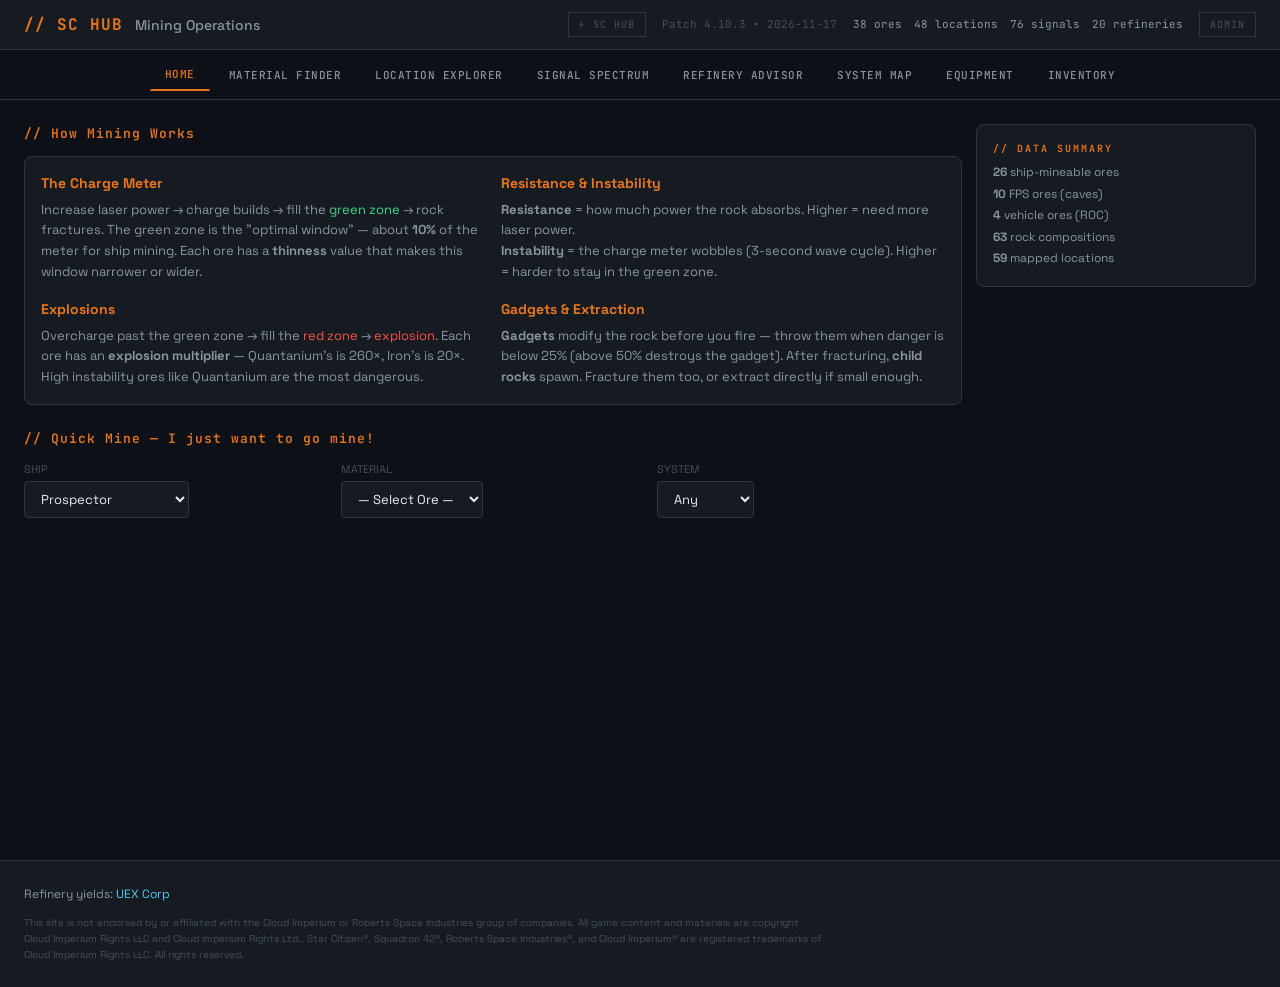
<file: index.html>
<!DOCTYPE html>
<html lang="en">
<head>
  <meta charset="UTF-8">
  <meta name="viewport" content="width=device-width, initial-scale=1.0">
  <title>SC Hub — Mining Operations</title>
  <link rel="icon" href="favicon.svg" type="image/svg+xml">
  <link rel="preconnect" href="https://fonts.googleapis.com">
  <link rel="preconnect" href="https://fonts.gstatic.com" crossorigin>
  <link href="https://fonts.googleapis.com/css2?family=JetBrains+Mono:wght@400;500;600;700&family=Space+Grotesk:wght@400;500;600;700&display=swap" rel="stylesheet">
  <link rel="stylesheet" href="css/style.css">
</head>
<body>
  <!-- HEADER -->
  <header class="site-header">
    <div class="header-left">
      <span class="logo">// SC HUB</span>
      <span class="logo-sub">Mining Operations</span>
    </div>
    <div class="header-right">
      <a href="https://seeknd.github.io/sc-hub/" class="admin-link hub-back" title="Back to SC Hub">← SC HUB</a>
      <span id="header-patch" class="header-patch">Patch — • —</span>
      <span id="header-stats" class="header-stats"></span>
      <a href="admin/admin.html" class="admin-link">ADMIN</a>
    </div>
  </header>

  <!-- NAVIGATION -->
  <nav id="nav" class="main-nav">
    <button class="nav-btn active" data-tab="welcome">HOME</button>
    <button class="nav-btn" data-tab="finder">MATERIAL FINDER</button>
    <button class="nav-btn" data-tab="location">LOCATION EXPLORER</button>
    <button class="nav-btn" data-tab="signals">SIGNAL SPECTRUM</button>
    <button class="nav-btn" data-tab="refinery">REFINERY ADVISOR</button>
    <button class="nav-btn" data-tab="map">SYSTEM MAP</button>
    <button class="nav-btn" data-tab="equipment">EQUIPMENT</button>
    <button class="nav-btn" data-tab="inventory">INVENTORY</button>
  </nav>

  <!-- MAIN CONTENT -->
  <main class="main-content">
    <!-- Loading State -->
    <div id="loading" class="loading-state">
      <div class="loading-spinner"></div>
      <div>Loading mining data...</div>
    </div>

    <!-- Error State -->
    <div id="error" class="error-state" style="display:none"></div>

    <!-- HOME / WELCOME -->
    <section id="panel-welcome" class="panel active">
      <div class="welcome-grid">
        <div class="welcome-main">
          <div class="section-header">// How Mining Works</div>
          <div id="mining-explainer" class="card"></div>
          
          <div id="quick-mine" style="margin-top:24px"></div>
        </div>
        <aside class="welcome-sidebar">
          <div id="welcome-stats" class="card"></div>
        </aside>
      </div>
    </section>

    <!-- MATERIAL FINDER -->
    <section id="panel-finder" class="panel">
      <div class="finder-grid">
        <div class="finder-sidebar">
          <div class="section-title">// Select Materials</div>
          <div class="filter-row">
            <span class="filter-label">System:</span>
            <div id="finder-system-chips" class="chip-group"></div>
          </div>
          <div class="filter-row">
            <span class="filter-label">Method:</span>
            <div id="finder-method-chips" class="chip-group"></div>
          </div>
          <div class="filter-row">
            <span class="filter-label">Refinery:</span>
            <div id="finder-ref-chips" class="chip-group"></div>
          </div>
          <div id="finder-mode-toggle" style="margin-bottom:8px"></div>
          <div id="finder-ore-list"></div>
        </div>
        <div class="finder-main">
          <div id="finder-results"></div>
        </div>
      </div>
    </section>

    <!-- LOCATION EXPLORER -->
    <section id="panel-location" class="panel"></section>

    <!-- SIGNAL SPECTRUM -->
    <section id="panel-signals" class="panel"></section>

    <!-- REFINERY ADVISOR -->
    <section id="panel-refinery" class="panel"></section>

    <!-- SYSTEM MAP -->
    <section id="panel-map" class="panel">
      <div class="map-tabs" id="map-tabs">
        <div class="map-tab active" data-sys="Stanton">Stanton</div>
        <div class="map-tab" data-sys="Pyro">Pyro</div>
        <div class="map-tab" data-sys="Nyx">Nyx</div>
      </div>
      <div class="map-layout">
        <div class="map-container">
          <canvas id="map-canvas" class="map-canvas"></canvas>
          <div id="map-tooltip" class="map-tooltip"></div>
        </div>
        <div class="map-sidebar">
          <div class="map-info-card">
            <div class="map-info-title">// Legend</div>
            <div class="map-legend" style="flex-direction:column;gap:4px">
              <div class="map-legend-item"><div class="map-legend-dot" style="background:#f0c040"></div> Star</div>
              <div class="map-legend-item"><div class="map-legend-dot" style="background:#4dc9f6"></div> Planet (hover for moons &amp; ores)</div>
              <div class="map-legend-item"><div class="map-legend-dot" style="background:var(--accent);width:7px;height:7px;border-radius:0;transform:rotate(45deg)"></div> Lagrange Point</div>
              <div class="map-legend-item"><div class="map-legend-dot" style="background:#3dd68c"></div> Refinery Station</div>
              <div class="map-legend-item"><div class="map-legend-dot" style="background:#9b7edb"></div> Jump Gate</div>
              <div class="map-legend-item"><div class="map-legend-dot" style="background:rgba(232,117,26,0.4);width:20px;height:6px;border-radius:3px"></div> Ring / Belt</div>
            </div>
          </div>
          <div class="map-info-card" id="map-system-info"></div>
        </div>
      </div>
    </section>

    <!-- EQUIPMENT -->
    <section id="panel-equipment" class="panel"></section>

    <!-- INVENTORY -->
    <section id="panel-inventory" class="panel">
      <div class="section-title">// Mining Inventory</div>
      <div class="inv-layout">
        <div class="inv-main">
          <div class="filter-row">
            <button class="chip active" id="inv-view-ore" onclick="setInvView('ore')">By Ore</button>
            <button class="chip" id="inv-view-loc" onclick="setInvView('location')">By Location</button>
            <button class="chip" id="inv-view-collected" onclick="setInvView('collected')">Collected</button>
            <span style="margin-left:auto"></span>
            <button class="chip green" onclick="showAddEntry()">+ Add Entry</button>
            <button class="chip" onclick="clearInventory()">Clear All</button>
          </div>
          <div id="inv-add-form" style="display:none"></div>
          <div id="inv-table"></div>
        </div>
        <div class="inv-sidebar">
          <div class="map-info-card">
            <div class="map-info-title">// Collection</div>
            <div style="font-size:12px;color:var(--text-secondary);margin-bottom:6px">Select items to collect, then export.</div>
            <div id="inv-collect-summary" style="margin-bottom:8px"></div>
            <div style="display:flex;flex-direction:column;gap:6px">
              <button class="chip" onclick="exportCollectionText()" style="width:100%;text-align:center">Collection Contract</button>
              <button class="chip" onclick="exportJSON()" style="width:100%;text-align:center">JSON (Crafting)</button>
              <button class="chip" onclick="exportDiscord()" style="width:100%;text-align:center">Discord Format</button>
            </div>
          </div>
          <div class="map-info-card" id="inv-summary"></div>
          <div id="inv-export-output" style="display:none" class="map-info-card">
            <div class="map-info-title">// Export</div>
            <textarea id="inv-export-text" readonly style="width:100%;height:180px;background:var(--bg-input);color:var(--text-primary);border:1px solid var(--border);font-family:var(--font-mono);font-size:11px;padding:8px;resize:vertical"></textarea>
            <button class="chip" onclick="copyExport()" style="margin-top:6px;width:100%;text-align:center">Copy to Clipboard</button>
          </div>
        </div>
      </div>
    </section>

    <!-- REFINING METHODS -->
  </main>

  <!-- FOOTER -->
  <footer id="site-footer" class="site-footer"></footer>

  <!-- SCRIPTS -->
  <script src="js/app.js"></script>
  <script src="js/finder.js"></script>
  <script src="js/location.js"></script>
  <script src="js/signals.js"></script>
  <script src="js/quickmine.js"></script>
  <script src="js/map.js"></script>
  <script src="js/equipment.js"></script>
  <script src="js/refinery.js"></script>
  <script src="js/inventory.js"></script>
  <script src="js/cstone_shopping.js"></script>
</body>
</html>
</file>
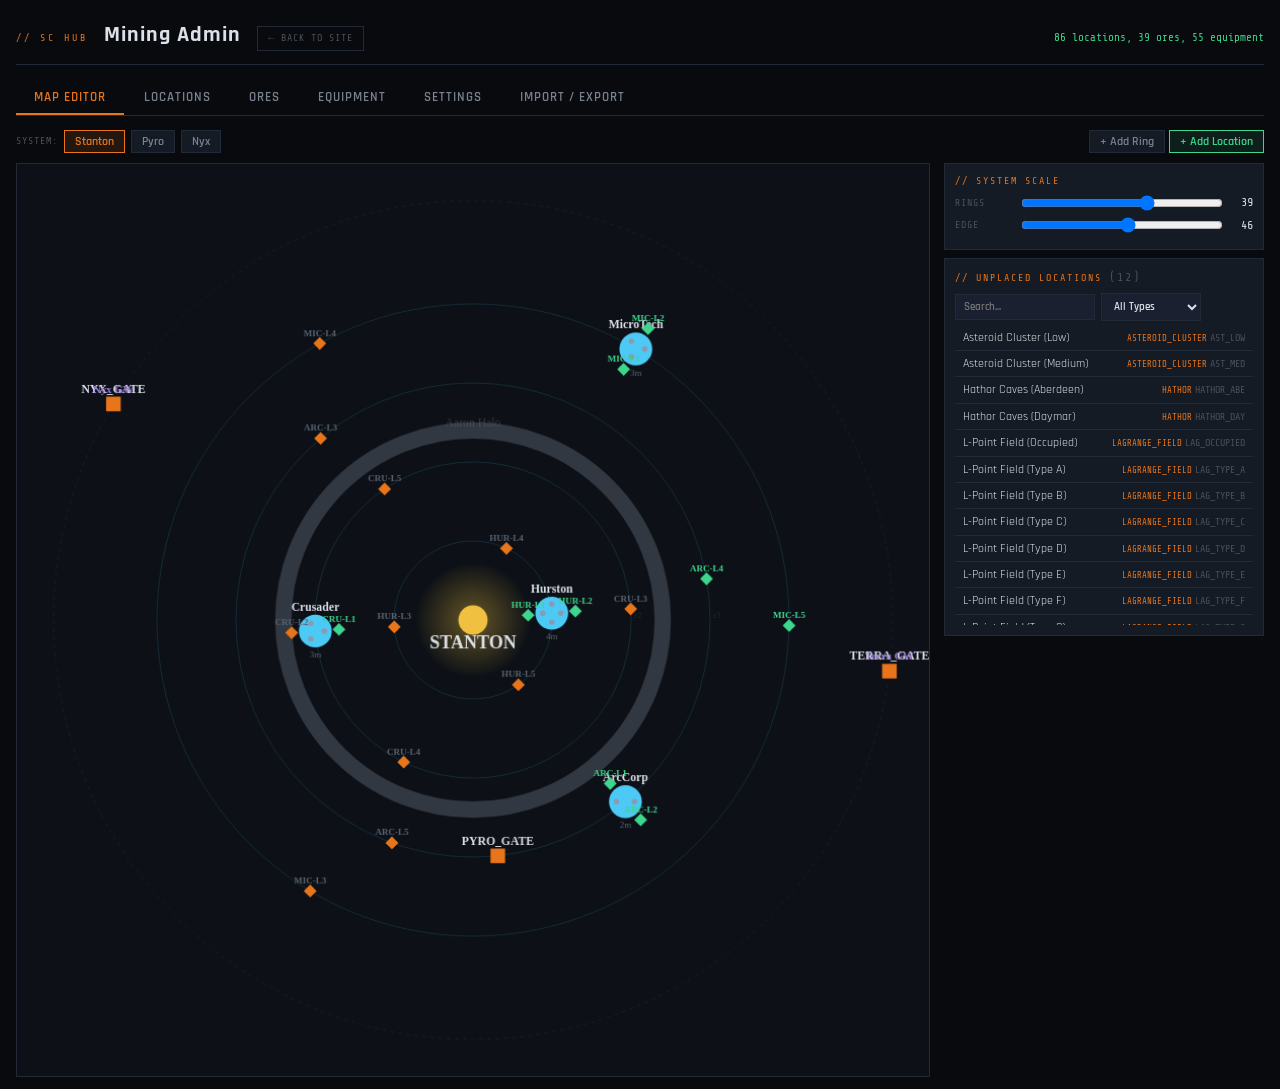
<file: admin/admin.html>
<!DOCTYPE html>
<html lang="en">
<head>
<meta charset="UTF-8">
<meta name="viewport" content="width=device-width, initial-scale=1.0">
<title>SC Hub Mining — Admin</title>
<link href="https://fonts.googleapis.com/css2?family=Rajdhani:wght@400;500;600;700&family=Share+Tech+Mono&display=swap" rel="stylesheet">
<link rel="icon" type="image/svg+xml" href="../favicon.svg">
<style>
:root {
  --bg-deep:#080a0e;--bg-panel:#0d1117;--bg-card:#151b24;--bg-input:#1a2030;--bg-hover:#1e2738;
  --border:#222a38;--border-bright:#2e3a4e;
  --text-primary:#dce0e8;--text-secondary:#7a8290;--text-dim:#4a505a;
  --accent:#e8751a;--accent-dim:rgba(232,117,26,0.12);
  --green:#3dd68c;--green-dim:rgba(61,214,140,0.10);
  --red:#e84040;--red-dim:rgba(232,64,64,0.10);
  --cyan:#4dc9f6;--cyan-dim:rgba(77,201,246,0.10);
  --yellow:#f0c040;--yellow-dim:rgba(240,192,64,0.10);
  --purple:#9b7edb;
}
*{margin:0;padding:0;box-sizing:border-box}
body{background:var(--bg-deep);color:var(--text-primary);font-family:'Rajdhani',sans-serif;font-size:14px;line-height:1.45;min-height:100vh}
a{color:var(--cyan);text-decoration:none}
.app{max-width:1600px;margin:0 auto;padding:12px 16px}
.header{display:flex;align-items:baseline;gap:16px;padding:8px 0 12px;border-bottom:1px solid var(--border);margin-bottom:16px;flex-wrap:wrap}
.header-tag{font-family:'Share Tech Mono',monospace;font-size:10px;color:var(--accent);letter-spacing:3px;text-transform:uppercase}
.header-title{font-size:22px;font-weight:700;letter-spacing:1px}
.header-status{margin-left:auto;font-family:'Share Tech Mono',monospace;font-size:11px;color:var(--text-dim)}
.header-status.loaded{color:var(--green)}
.header-link{font-family:'Share Tech Mono',monospace;font-size:10px;color:var(--text-dim);letter-spacing:1px;text-transform:uppercase;padding:4px 10px;border:1px solid var(--border);transition:all .15s}
.header-link:hover{border-color:var(--accent);color:var(--accent)}
.nav{display:flex;gap:2px;border-bottom:1px solid var(--border);margin-bottom:14px}
.nav-btn{padding:8px 18px;background:none;border:none;color:var(--text-secondary);font-family:'Rajdhani',sans-serif;font-size:13px;font-weight:600;letter-spacing:1px;text-transform:uppercase;cursor:pointer;border-bottom:2px solid transparent;transition:all .15s}
.nav-btn:hover{color:var(--text-primary)}
.nav-btn.active{color:var(--accent);border-bottom-color:var(--accent)}
.panel{display:none}.panel.active{display:block}
.section-title{font-family:'Share Tech Mono',monospace;font-size:11px;color:var(--accent);letter-spacing:2px;text-transform:uppercase;margin-bottom:8px}
.card{background:var(--bg-panel);border:1px solid var(--border);padding:14px;margin-bottom:10px}
select,input[type="text"],input[type="number"],textarea{background:var(--bg-input);color:var(--text-primary);border:1px solid var(--border);padding:5px 8px;font-family:'Rajdhani',sans-serif;font-size:13px;font-weight:600;outline:none}
select:focus,input:focus,textarea:focus{border-color:var(--accent)}
.chip{padding:3px 10px;border:1px solid var(--border);background:var(--bg-card);color:var(--text-secondary);font-family:'Rajdhani',sans-serif;font-size:12px;font-weight:600;cursor:pointer;transition:all .12s;user-select:none;display:inline-block}
.chip:hover{border-color:var(--text-secondary)}.chip.active{background:var(--accent-dim);border-color:var(--accent);color:var(--accent)}
.chip.green{background:var(--green-dim);border-color:var(--green);color:var(--green)}
.chip.red{background:var(--red-dim);border-color:var(--red);color:var(--red)}
.btn{padding:6px 16px;border:1px solid var(--accent);background:var(--accent-dim);color:var(--accent);font-family:'Rajdhani',sans-serif;font-size:13px;font-weight:700;cursor:pointer;letter-spacing:1px;text-transform:uppercase}
.btn:hover{background:var(--accent);color:var(--bg-deep)}
.btn.green{border-color:var(--green);background:var(--green-dim);color:var(--green)}.btn.green:hover{background:var(--green);color:var(--bg-deep)}
.btn.red{border-color:var(--red);background:var(--red-dim);color:var(--red)}.btn.red:hover{background:var(--red);color:var(--bg-deep)}
.filter-row{display:flex;gap:6px;align-items:center;flex-wrap:wrap;margin-bottom:10px}
.filter-label{font-family:'Share Tech Mono',monospace;font-size:10px;color:var(--text-dim);letter-spacing:1px;text-transform:uppercase}
.tbl-wrap{overflow-x:auto;max-height:500px;overflow-y:auto}
table{width:100%;border-collapse:collapse;font-size:13px}
th,td{padding:5px 8px;border:1px solid var(--border)}
th{background:var(--bg-card);font-family:'Share Tech Mono',monospace;font-size:10px;color:var(--accent);letter-spacing:1px;text-transform:uppercase;text-align:left;position:sticky;top:0;z-index:2;white-space:nowrap}
td{background:var(--bg-panel)}
tr:hover td{background:var(--bg-hover)}
td input,td select{width:100%;background:transparent;border:none;color:var(--text-primary);font-size:12px;padding:2px 4px}
td input:focus,td select:focus{outline:1px solid var(--accent)}
.mono{font-family:'Share Tech Mono',monospace;font-size:12px}
.import-zone{border:2px dashed var(--border);padding:30px;text-align:center;cursor:pointer;transition:border-color .2s}
.import-zone:hover,.import-zone.dragover{border-color:var(--accent)}

/* Map Editor */
.map-editor-layout{display:grid;grid-template-columns:1fr 320px;gap:14px}
@media(max-width:900px){.map-editor-layout{grid-template-columns:1fr}}
.map-editor-canvas-wrap{position:relative}
.map-editor-canvas{display:block;background:var(--bg-panel);border:1px solid var(--border);cursor:crosshair;aspect-ratio:1/1;width:100%}
.map-editor-sidebar{display:flex;flex-direction:column;gap:8px;max-height:calc(100vh - 140px);overflow-y:auto}
.map-info-card{background:var(--bg-card);border:1px solid var(--border);padding:10px}
.map-info-title{font-family:'Share Tech Mono',monospace;font-size:10px;color:var(--accent);letter-spacing:2px;text-transform:uppercase;margin-bottom:6px}
.prop-row{display:flex;gap:6px;align-items:center;margin-bottom:5px;font-size:12px}
.prop-label{font-family:'Share Tech Mono',monospace;font-size:10px;color:var(--text-dim);min-width:60px;text-transform:uppercase;letter-spacing:1px}
.prop-row input,.prop-row select{flex:1;min-width:0}
.prop-row input[type="number"]{width:60px;flex:none}
.prop-row input[type="checkbox"]{width:auto;flex:none}
.unplaced-list{max-height:300px;overflow-y:auto}
.unplaced-item{padding:4px 8px;font-size:12px;cursor:pointer;border-bottom:1px solid var(--border);display:flex;justify-content:space-between;align-items:center}
.unplaced-item:hover{background:var(--bg-hover)}
.unplaced-item .code{font-family:'Share Tech Mono',monospace;color:var(--text-dim);font-size:10px}
.unplaced-item .type{font-family:'Share Tech Mono',monospace;font-size:9px;color:var(--accent);text-transform:uppercase}
</style>
</head>
<body>
<div class="app">
  <div class="header">
    <span class="header-tag">// SC Hub</span>
    <span class="header-title">Mining Admin</span>
    <a href="../index.html" class="header-link">&larr; Back to Site</a>
    <span id="status" class="header-status">Loading...</span>
  </div>
  <div class="nav" id="nav">
    <button class="nav-btn active" data-tab="map">Map Editor</button>
    <button class="nav-btn" data-tab="locations">Locations</button>
    <button class="nav-btn" data-tab="ores">Ores</button>
    <button class="nav-btn" data-tab="equipment">Equipment</button>
    <button class="nav-btn" data-tab="settings">Settings</button>
    <button class="nav-btn" data-tab="io">Import / Export</button>
  </div>

  <!-- MAP EDITOR -->
  <div id="panel-map" class="panel active">
    <div class="filter-row">
      <span class="filter-label">System:</span>
      <button class="chip active" data-ms="Stanton" onclick="setMapSys('Stanton',this)">Stanton</button>
      <button class="chip" data-ms="Pyro" onclick="setMapSys('Pyro',this)">Pyro</button>
      <button class="chip" data-ms="Nyx" onclick="setMapSys('Nyx',this)">Nyx</button>
      <span style="margin-left:auto;display:flex;gap:4px">
        <button class="chip" onclick="addRing()">+ Add Ring</button>
        <button class="chip green" onclick="addNewNode()">+ Add Location</button>
      </span>
    </div>
    <div class="map-editor-layout">
      <div class="map-editor-canvas-wrap">
        <canvas id="editor-canvas" class="map-editor-canvas"></canvas>
      </div>
      <div class="map-editor-sidebar">
        <div class="map-info-card" id="sys-config">
          <div class="map-info-title">// System Scale</div>
          <div class="prop-row"><span class="prop-label">Rings</span><input type="range" id="ring-scale" min="20" max="50" value="36" oninput="updateSysConfig()" style="flex:1"><span class="mono" id="ring-scale-val" style="min-width:24px;text-align:right">36</span></div>
          <div class="prop-row"><span class="prop-label">Edge</span><input type="range" id="edge-scale" min="30" max="60" value="46" oninput="updateSysConfig()" style="flex:1"><span class="mono" id="edge-scale-val" style="min-width:24px;text-align:right">46</span></div>
        </div>
        <div class="map-info-card" id="node-props" style="display:none">
          <div class="map-info-title">// Selected Node</div>
          <div id="node-props-content"></div>
        </div>
        <div class="map-info-card">
          <div class="map-info-title">// Unplaced Locations <span id="unplaced-count" class="mono" style="color:var(--text-dim)"></span></div>
          <div class="filter-row" style="margin-bottom:4px">
            <input type="text" id="unplaced-search" placeholder="Search..." style="width:140px;font-size:11px" oninput="renderUnplaced()">
            <select id="unplaced-type-filter" style="width:100px;font-size:11px" onchange="renderUnplaced()">
              <option value="all">All Types</option>
              <option value="planet">Planets</option>
              <option value="station">Stations</option>
              <option value="asteroid_belt">Belts</option>
              <option value="cluster">Clusters</option>
              <option value="mining_base">Mining Bases</option>
            </select>
          </div>
          <div class="unplaced-list" id="unplaced-list"></div>
        </div>
      </div>
    </div>
  </div>

  <!-- LOCATIONS -->
  <div id="panel-locations" class="panel">
    <div class="section-title">// Locations (<span id="loc-count">0</span>)</div>
    <div class="filter-row">
      <span class="filter-label">Search:</span>
      <input type="text" id="loc-filter" placeholder="Code or name..." style="width:200px" oninput="renderLocTable()">
      <span class="filter-label">System:</span>
      <select id="loc-sys-filter" style="width:120px" onchange="renderLocTable()">
        <option value="all">All</option><option>Stanton</option><option>Pyro</option><option>Nyx</option>
      </select>
      <span class="filter-label">Type:</span>
      <select id="loc-type-filter" style="width:120px" onchange="renderLocTable()"><option value="all">All</option></select>
    </div>
    <div class="tbl-wrap" id="loc-table"></div>
  </div>

  <!-- ORES -->
  <div id="panel-ores" class="panel">
    <div class="section-title">// Ores (<span id="ore-count">0</span>)</div>
    <div class="tbl-wrap" id="ore-table"></div>
  </div>

  <!-- EQUIPMENT -->
  <div id="panel-equipment" class="panel">
    <div class="section-title">// Mining Lasers (<span id="eq-laser-count">0</span>)</div>
    <div style="font-size:11px;color:var(--text-dim);margin-bottom:8px">Power and range values are server-side — edit here when patch changes them. Modifier % values are auto-extracted from game XMLs.</div>
    <div class="tbl-wrap" id="eq-laser-table" style="max-height:400px"></div>

    <div class="section-title" style="margin-top:16px">// Mining Modules (<span id="eq-module-count">0</span>)</div>
    <div style="font-size:11px;color:var(--text-dim);margin-bottom:8px">Power Mod and Extract Power Mod are server-side values shown in-game shop terminals.</div>
    <div class="tbl-wrap" id="eq-module-table" style="max-height:400px"></div>

    <div class="section-title" style="margin-top:16px">// Mining Gadgets (<span id="eq-gadget-count">0</span>)</div>
    <div class="tbl-wrap" id="eq-gadget-table" style="max-height:300px"></div>
  </div>

  <!-- SETTINGS -->
  <div id="panel-settings" class="panel">
    <div class="section-title">// Meta Settings</div>
    <div class="card" id="settings-form"></div>
  </div>

  <!-- IMPORT / EXPORT -->
  <div id="panel-io" class="panel">
    <div class="section-title">// Override Data</div>
    <div class="import-zone" id="import-zone">
      <div style="font-size:15px;margin-bottom:6px">Drop a <strong>mining_data.json</strong> to replace current data</div>
      <div style="color:var(--text-dim);font-size:12px">Data auto-loads from data/mining_data.json on page open. Use this to load a different file.</div>
      <input type="file" id="file-input" accept=".json" style="display:none">
    </div>
    <div style="margin-top:16px">
      <div class="section-title">// Export</div>
      <div class="filter-row">
        <button class="btn green" onclick="doExport()">Download mining_data.json</button>
      </div>
    </div>
  </div>
</div>

<script>
// ============================================================
// STATE
// ============================================================
let D = null;
let mapSys = 'Stanton';
let selectedNode = null;
let dragging = null;

const MC = { // map color palette
  star:'#f0c040',planet:'#4dc9f6',moon:'#8a9ab0',
  lagrange:'#e8751a',refinery:'#3dd68c',gate:'#9b7edb',
  orbitLine:'rgba(77,201,246,0.15)',ring:'rgba(232,117,26,0.35)',
  station:'#3dd68c',text:'#5a6270',textBright:'#dce0e8',selected:'#ffffff',
};

// ============================================================
// AUTO-LOAD from ../data/mining_data.json
// ============================================================
fetch('../data/mining_data.json')
  .then(r => { if (!r.ok) throw new Error(`${r.status}`); return r.json(); })
  .then(data => { D = data; onDataLoaded(); })
  .catch(e => {
    document.getElementById('status').textContent = 'Auto-load failed — drop file in Import tab';
    document.getElementById('status').style.color = '#e84040';
  });

function onDataLoaded() {
  if (!D.map_positions) D.map_positions = {stanton:{},pyro:{},nyx:{}};
  const eqCount = D.equipment ? Object.keys(D.equipment.lasers||{}).length + Object.keys(D.equipment.modules||{}).length + Object.keys(D.equipment.gadgets||{}).length : 0;
  document.getElementById('status').textContent = `${Object.keys(D.locations||{}).length} locations, ${Object.keys(D.ores||{}).length} ores${eqCount ? ', ' + eqCount + ' equipment' : ''}`;
  document.getElementById('status').className = 'header-status loaded';
  initAll();
}

function initAll() {
  renderSettings();
  renderLocTable();
  renderOreTable();
  renderEquipmentTables();
  renderMapEditor();
  renderUnplaced();
  const types = new Set(Object.values(D.locations).map(l => l.type));
  const sel = document.getElementById('loc-type-filter');
  sel.innerHTML = '<option value="all">All</option>';
  [...types].sort().forEach(t => { const o = document.createElement('option'); o.value=t; o.textContent=t; sel.appendChild(o); });
  document.getElementById('loc-count').textContent = Object.keys(D.locations).length;
  document.getElementById('ore-count').textContent = Object.keys(D.ores).length;
}

// ============================================================
// IMPORT / EXPORT
// ============================================================
const importZone = document.getElementById('import-zone');
const fileInput = document.getElementById('file-input');
importZone.addEventListener('click', () => fileInput.click());
importZone.addEventListener('dragover', e => { e.preventDefault(); importZone.classList.add('dragover'); });
importZone.addEventListener('dragleave', () => importZone.classList.remove('dragover'));
importZone.addEventListener('drop', e => {
  e.preventDefault(); importZone.classList.remove('dragover');
  if (e.dataTransfer.files[0]) loadFile(e.dataTransfer.files[0]);
});
fileInput.addEventListener('change', () => { if (fileInput.files[0]) loadFile(fileInput.files[0]); });

function loadFile(file) {
  const reader = new FileReader();
  reader.onload = () => {
    try { D = JSON.parse(reader.result); onDataLoaded(); }
    catch(e) { alert('Invalid JSON: ' + e.message); }
  };
  reader.readAsText(file);
}

function doExport() {
  if (!D) { alert('No data loaded'); return; }
  const blob = new Blob([JSON.stringify(D, null, 2)], {type:'application/json'});
  const a = document.createElement('a'); a.href = URL.createObjectURL(blob); a.download = 'mining_data.json'; a.click();
}

// ============================================================
// NAV
// ============================================================
document.getElementById('nav').addEventListener('click', e => {
  const tab = e.target.dataset.tab; if (!tab) return;
  document.querySelectorAll('.nav-btn').forEach(b => b.classList.toggle('active', b.dataset.tab === tab));
  document.querySelectorAll('.panel').forEach(p => p.classList.toggle('active', p.id === 'panel-' + tab));
  if (tab === 'map') setTimeout(renderMapEditor, 50);
});

// ============================================================
// SETTINGS
// ============================================================
function renderSettings() {
  const m = D.meta;
  const fields = [['current_patch','Patch'],['data_updated','Data Updated'],['news_reel','News Reel']];
  document.getElementById('settings-form').innerHTML = fields.map(([k,l]) =>
    `<div class="prop-row"><span class="prop-label" style="min-width:120px">${l}</span><input value="${m[k]||''}" onchange="D.meta['${k}']=this.value" style="flex:1"></div>`
  ).join('');
}

// ============================================================
// LOCATION TABLE
// ============================================================
function renderLocTable() {
  if (!D) return;
  const search = document.getElementById('loc-filter').value.toLowerCase();
  const sysFil = document.getElementById('loc-sys-filter').value;
  const typeFil = document.getElementById('loc-type-filter').value;
  const locs = Object.entries(D.locations).filter(([code, loc]) => {
    if (sysFil !== 'all' && loc.system !== sysFil) return false;
    if (typeFil !== 'all' && loc.type !== typeFil) return false;
    if (search && !code.toLowerCase().includes(search) && !(loc.display_name||'').toLowerCase().includes(search)) return false;
    return true;
  }).sort((a,b) => a[0].localeCompare(b[0]));
  let html = '<table><thead><tr><th>Code</th><th>Display Name</th><th>System</th><th>Type</th><th>Parent</th><th>Region</th><th>Refinery</th><th>L-Point</th><th>Notes</th></tr></thead><tbody>';
  locs.slice(0,100).forEach(([code, loc]) => {
    html += `<tr>
      <td class="mono" style="font-size:10px">${code}</td>
      <td><input value="${loc.display_name||''}" onchange="D.locations['${code}'].display_name=this.value"></td>
      <td><select onchange="D.locations['${code}'].system=this.value">${['Stanton','Pyro','Nyx'].map(s=>`<option${loc.system===s?' selected':''}>${s}</option>`).join('')}</select></td>
      <td><select onchange="D.locations['${code}'].type=this.value">${['planet','moon','lagrange','asteroid_belt','ring','cluster','mining_base','station','gate','unknown'].map(t=>`<option${loc.type===t?' selected':''}>${t}</option>`).join('')}</select></td>
      <td><input value="${loc.parent||''}" onchange="D.locations['${code}'].parent=this.value||null" style="width:60px"></td>
      <td><input value="${loc.region||''}" onchange="D.locations['${code}'].region=this.value" style="width:80px"></td>
      <td style="text-align:center"><input type="checkbox" ${loc.has_refinery?'checked':''} onchange="D.locations['${code}'].has_refinery=this.checked"></td>
      <td><input type="number" value="${loc.lpoint||''}" onchange="D.locations['${code}'].lpoint=this.value?parseInt(this.value):null" style="width:40px"></td>
      <td><input value="${loc.notes||''}" onchange="D.locations['${code}'].notes=this.value" style="width:120px"></td></tr>`;
  });
  html += '</tbody></table>';
  if (locs.length > 100) html += `<div style="color:var(--text-dim);margin-top:6px;font-size:11px">Showing 100 of ${locs.length}</div>`;
  document.getElementById('loc-table').innerHTML = html;
}

// ============================================================
// ORE TABLE
// ============================================================
function renderOreTable() {
  if (!D) return;
  const ores = Object.entries(D.ores).sort((a,b) => a[1].display_name.localeCompare(b[1].display_name));
  let html = '<table><thead><tr><th>Code</th><th>Display Name</th><th>UEX Name</th><th>Form</th><th>Mining Method</th><th>Crafting Slots</th><th>Notes</th><th>Image URL</th></tr></thead><tbody>';
  ores.forEach(([code, ore]) => {
    html += `<tr>
      <td class="mono" style="font-size:10px">${code}</td>
      <td><input value="${ore.display_name||''}" onchange="D.ores['${code}'].display_name=this.value"></td>
      <td><input value="${ore.uex_name||''}" onchange="D.ores['${code}'].uex_name=this.value"></td>
      <td class="mono" style="font-size:10px">${ore.form}</td>
      <td><select onchange="D.ores['${code}'].mining_method=this.value">${['ship','fps','vehicle','fps_vehicle'].map(m=>`<option${ore.mining_method===m?' selected':''}>${m}</option>`).join('')}</select></td>
      <td><input value="${(ore.crafting_slots||[]).join(', ')}" onchange="D.ores['${code}'].crafting_slots=this.value?this.value.split(',').map(s=>s.trim()):[]" style="width:140px"></td>
      <td><input value="${ore.notes||''}" onchange="D.ores['${code}'].notes=this.value" style="width:120px"></td>
      <td><input value="${ore.image_url||''}" onchange="D.ores['${code}'].image_url=this.value" style="width:120px"></td></tr>`;
  });
  document.getElementById('ore-table').innerHTML = html + '</tbody></table>';
}

// ============================================================
// EQUIPMENT TABLES
// ============================================================
function renderEquipmentTables() {
  if (!D || !D.equipment) {
    document.getElementById('eq-laser-table').innerHTML = '<div style="color:var(--text-dim)">No equipment data. Run extraction with game files to populate.</div>';
    document.getElementById('eq-module-table').innerHTML = '';
    document.getElementById('eq-gadget-table').innerHTML = '';
    return;
  }
  const eq = D.equipment;

  // --- Lasers ---
  const lasers = Object.entries(eq.lasers || {}).sort((a,b) => a[1].name.localeCompare(b[1].name));
  document.getElementById('eq-laser-count').textContent = lasers.length;
  let lh = '<table><thead><tr><th>Key</th><th>Name</th><th>S</th><th>Slots</th><th>Max Power</th><th>Min Power</th><th>Min Pwr%</th><th>Extract Pwr</th><th>Opt Range</th><th>Max Range</th><th>Resist%</th><th>Instab%</th><th>Window%</th><th>Filter%</th><th>Notes</th></tr></thead><tbody>';
  lasers.forEach(([key, l]) => {
    const ek = key.replace(/'/g, "\\'");
    lh += `<tr>
      <td class="mono" style="font-size:9px">${key}</td>
      <td><input value="${l.name||''}" onchange="D.equipment.lasers['${ek}'].name=this.value" style="width:120px"></td>
      <td class="mono" style="text-align:center">${l.size}</td>
      <td class="mono" style="text-align:center">${l.module_slots}</td>
      <td><input type="number" value="${l.max_power||0}" onchange="D.equipment.lasers['${ek}'].max_power=+this.value" style="width:60px"></td>
      <td><input type="number" value="${l.min_power||0}" onchange="D.equipment.lasers['${ek}'].min_power=+this.value" style="width:60px"></td>
      <td><input type="number" value="${l.min_power_pct||0}" onchange="D.equipment.lasers['${ek}'].min_power_pct=+this.value" style="width:40px"></td>
      <td><input type="number" value="${l.extract_power||0}" onchange="D.equipment.lasers['${ek}'].extract_power=+this.value" style="width:60px"></td>
      <td><input type="number" value="${l.optimum_range||0}" onchange="D.equipment.lasers['${ek}'].optimum_range=+this.value" style="width:40px"></td>
      <td><input type="number" value="${l.max_range||0}" onchange="D.equipment.lasers['${ek}'].max_range=+this.value" style="width:40px"></td>
      <td class="mono" style="color:${l.resistance<0?'var(--green)':l.resistance>0?'var(--red)':'var(--text-dim)'}">${l.resistance||0}%</td>
      <td class="mono" style="color:${l.instability<0?'var(--green)':l.instability>0?'var(--red)':'var(--text-dim)'}">${l.instability||0}%</td>
      <td class="mono">${l.optimal_window_size||0}%</td>
      <td class="mono">${l.filter||0}%</td>
      <td><input value="${l.notes||''}" onchange="D.equipment.lasers['${ek}'].notes=this.value" style="width:80px"></td>
    </tr>`;
  });
  document.getElementById('eq-laser-table').innerHTML = lh + '</tbody></table>';

  // --- Modules ---
  const modules = Object.entries(eq.modules || {}).sort((a,b) => {
    const typeOrder = {active:0, passive:1, vehicle:2};
    const ta = typeOrder[a[1].type]??3, tb = typeOrder[b[1].type]??3;
    return ta !== tb ? ta - tb : a[1].name.localeCompare(b[1].name);
  });
  document.getElementById('eq-module-count').textContent = modules.length;
  let mh = '<table><thead><tr><th>Key</th><th>Name</th><th>Type</th><th>Power Mod%</th><th>Extract Pwr Mod%</th><th>Resist%</th><th>Instab%</th><th>Window%</th><th>Filter%</th><th>Lifetime</th><th>Notes</th></tr></thead><tbody>';
  modules.forEach(([key, m]) => {
    const ek = key.replace(/'/g, "\\'");
    const typeColor = m.type==='active'?'var(--orange)':m.type==='vehicle'?'var(--cyan)':'var(--text-secondary)';
    mh += `<tr>
      <td class="mono" style="font-size:9px">${key}</td>
      <td><input value="${m.name||''}" onchange="D.equipment.modules['${ek}'].name=this.value" style="width:100px"></td>
      <td class="mono" style="color:${typeColor};font-size:10px">${m.type}</td>
      <td><input type="number" value="${m.power_mod||0}" onchange="D.equipment.modules['${ek}'].power_mod=+this.value" style="width:50px"></td>
      <td><input type="number" value="${m.extract_power_mod||0}" onchange="D.equipment.modules['${ek}'].extract_power_mod=+this.value" style="width:50px"></td>
      <td class="mono" style="color:${m.resistance<0?'var(--green)':m.resistance>0?'var(--red)':'var(--text-dim)'}">${m.resistance||0}%</td>
      <td class="mono" style="color:${m.instability<0?'var(--green)':m.instability>0?'var(--red)':'var(--text-dim)'}">${m.instability||0}%</td>
      <td class="mono">${m.optimal_window_size||0}%</td>
      <td class="mono">${m.filter||0}%</td>
      <td class="mono" style="color:var(--text-dim)">${m.lifetime?m.lifetime+'s':''}</td>
      <td><input value="${m.notes||''}" onchange="D.equipment.modules['${ek}'].notes=this.value" style="width:80px"></td>
    </tr>`;
  });
  document.getElementById('eq-module-table').innerHTML = mh + '</tbody></table>';

  // --- Gadgets ---
  const gadgets = Object.entries(eq.gadgets || {}).sort((a,b) => a[1].name.localeCompare(b[1].name));
  document.getElementById('eq-gadget-count').textContent = gadgets.length;
  let gh = '<table><thead><tr><th>Key</th><th>Name</th><th>Resist%</th><th>Instab%</th><th>Window%</th><th>Window Rate%</th><th>Cluster%</th><th>Notes</th></tr></thead><tbody>';
  gadgets.forEach(([key, g]) => {
    const ek = key.replace(/'/g, "\\'");
    gh += `<tr>
      <td class="mono" style="font-size:9px">${key}</td>
      <td><input value="${g.name||''}" onchange="D.equipment.gadgets['${ek}'].name=this.value" style="width:100px"></td>
      <td class="mono" style="color:${g.resistance<0?'var(--green)':g.resistance>0?'var(--red)':'var(--text-dim)'}">${g.resistance||0}%</td>
      <td class="mono" style="color:${g.instability<0?'var(--green)':g.instability>0?'var(--red)':'var(--text-dim)'}">${g.instability||0}%</td>
      <td class="mono">${g.optimal_window_size||0}%</td>
      <td class="mono">${g.optimal_window_rate||0}%</td>
      <td class="mono" style="color:${g.cluster>0?'var(--green)':g.cluster<0?'var(--red)':'var(--text-dim)'}">${g.cluster||0}%</td>
      <td><input value="${g.notes||''}" onchange="D.equipment.gadgets['${ek}'].notes=this.value" style="width:100px"></td>
    </tr>`;
  });
  document.getElementById('eq-gadget-table').innerHTML = gh + '</tbody></table>';
}

// ============================================================
// MAP EDITOR
// ============================================================
let editorHitAreas = []; // {x, y, r, code, draggable}

function setMapSys(sys, btn) {
  mapSys = sys;
  document.querySelectorAll('[data-ms]').forEach(b => b.classList.toggle('active', b.dataset.ms === sys));
  selectedNode = null;
  renderMapEditor();
  renderUnplaced();
}

function renderMapEditor() {
  if (!D) return;
  const canvas = document.getElementById('editor-canvas');
  const ctx = canvas.getContext('2d');
  const container = canvas.parentElement;
  const size = Math.min(container.clientWidth, 900);
  canvas.width = size; canvas.height = size;
  ctx.clearRect(0, 0, size, size);
  editorHitAreas = [];

  const sysKey = mapSys.toLowerCase();
  const positions = D.map_positions[sysKey] || {};
  const planets = D.planets || {};
  const gates = D.jump_gates || {};
  const locations = D.locations || {};

  let maxRing = 1;
  for (const pos of Object.values(positions)) { if (pos.ring && pos.ring > maxRing) maxRing = pos.ring; }
  const cfg = positions._config || {};
  const ringScale = cfg.ring_scale || 36;
  const edgeScale = cfg.edge_scale || 46;
  const ringSpacing = (size * ringScale / 100) / (maxRing + 0.5);
  const edgeR = size * edgeScale / 100;
  // Sync sliders
  const rSlider = document.getElementById('ring-scale');
  const eSlider = document.getElementById('edge-scale');
  if (rSlider) { rSlider.value = ringScale; document.getElementById('ring-scale-val').textContent = ringScale; }
  if (eSlider) { eSlider.value = edgeScale; document.getElementById('edge-scale-val').textContent = edgeScale; }
  const s = v => Math.max(v, 2);
  const cx = size/2, cy = size/2;

  const toXY = (angle, radius) => ({
    x: cx + Math.cos((angle-90)*Math.PI/180) * radius,
    y: cy + Math.sin((angle-90)*Math.PI/180) * radius,
  });

  // Per-ring multipliers
  const ringMults = {};
  for (const pos of Object.values(positions)) {
    if (pos.ring && pos.ring_mult && pos.ring_mult !== 1.0) ringMults[pos.ring] = pos.ring_mult;
  }
  const getRingR = (r) => r * (ringMults[r] || 1.0) * ringSpacing;

  // Orbit rings with labels
  for (let r = 1; r <= maxRing; r++) {
    const rr = getRingR(r);
    ctx.beginPath(); ctx.arc(cx, cy, rr, 0, Math.PI*2);
    ctx.strokeStyle = MC.orbitLine; ctx.lineWidth = 1; ctx.stroke();
    ctx.font = `500 ${s(size*0.01)}px 'Share Tech Mono'`; ctx.fillStyle = 'rgba(77,201,246,0.15)';
    ctx.textAlign = 'left'; ctx.fillText(`r${r}`, cx + rr + 3, cy - 2);
  }

  // Edge ring
  ctx.beginPath(); ctx.arc(cx, cy, edgeR, 0, Math.PI*2);
  ctx.strokeStyle = 'rgba(155,126,219,0.1)'; ctx.lineWidth = 1; ctx.setLineDash([4,4]); ctx.stroke(); ctx.setLineDash([]);

  // Star
  const starR = s(size*0.016);
  const grad = ctx.createRadialGradient(cx, cy, 0, cx, cy, starR*4);
  grad.addColorStop(0, 'rgba(240,192,64,0.4)'); grad.addColorStop(1, 'rgba(240,192,64,0)');
  ctx.beginPath(); ctx.arc(cx, cy, starR*4, 0, Math.PI*2); ctx.fillStyle = grad; ctx.fill();
  ctx.beginPath(); ctx.arc(cx, cy, starR, 0, Math.PI*2); ctx.fillStyle = MC.star; ctx.fill();
  ctx.font = `700 ${s(size*0.02)}px Rajdhani`; ctx.fillStyle = MC.textBright;
  ctx.textAlign = 'center'; ctx.fillText(mapSys.toUpperCase(), cx, cy + starR + 14);

  // Belts — from map_positions (belt_radius) or fallback
  for (const [code, loc] of Object.entries(locations)) {
    if (loc.system !== mapSys || loc.type !== 'asteroid_belt') continue;
    const beltPos = positions[code];
    const beltR = beltPos?.belt_radius ? beltPos.belt_radius * ringSpacing : (maxRing * ringSpacing + edgeR) * 0.52;
    const beltColor = beltPos?.belt_color === 'grey' ? 'rgba(120,130,145,0.35)' : MC.ring;
    const isSel = selectedNode === code;
    ctx.beginPath(); ctx.arc(cx, cy, beltR, 0, Math.PI*2);
    ctx.strokeStyle = isSel ? MC.selected : beltColor; ctx.lineWidth = size*0.018; ctx.stroke();
    ctx.font = `500 ${s(size*0.013)}px 'Share Tech Mono'`; ctx.fillStyle = isSel ? MC.selected : beltColor;
    ctx.textAlign = 'center'; ctx.fillText(loc.display_name + (!beltPos ? ' (unplaced)' : ''), cx, cy - beltR - 4);
    if (isSel) { ctx.font = `500 ${s(size*0.009)}px 'Share Tech Mono'`; ctx.fillStyle = MC.text; ctx.fillText(`belt r=${(beltPos?.belt_radius||'auto').toString()}`, cx, cy - beltR + 14); }
    editorHitAreas.push({x: cx, y: cy - beltR, r: 14, code, draggable: 'belt'});
  }

  // Rings near parent planets
  for (const [code, loc] of Object.entries(locations)) {
    if (loc.system !== mapSys || loc.type !== 'ring' || !loc.parent) continue;
    const parentPos = positions[loc.parent];
    if (!parentPos?.ring) continue;
    const pp = toXY(parentPos.angle, getRingR(parentPos.ring));
    ctx.beginPath(); ctx.arc(pp.x, pp.y, s(size*0.03), 0, Math.PI*2);
    ctx.strokeStyle = MC.ring; ctx.lineWidth = 2; ctx.stroke();
    ctx.font = `500 ${s(size*0.009)}px 'Share Tech Mono'`; ctx.fillStyle = MC.ring;
    ctx.textAlign = 'center'; ctx.fillText(loc.display_name, pp.x, pp.y + s(size*0.03) + 10);
  }

  // Draw each positioned node + its children
  for (const [code, pos] of Object.entries(positions)) {
    if (code === '_config') continue; // system config, not a node
    if (pos.belt_radius) continue; // belts drawn separately above
    let x, y;
    if (pos.edge) { ({x,y} = toXY(pos.angle, edgeR)); }
    else { ({x,y} = toXY(pos.angle, getRingR(pos.ring))); }

    const isSel = selectedNode === code;
    const loc = locations[code];
    const planet = planets[code];
    const isRef = loc?.has_refinery;
    const isGate = loc?.type === 'gate' || code.includes('GATE');
    const label = planet?.name || loc?.display_name || code;

    let nodeR;
    if (isGate && !pos.station) {
      nodeR = s(size*0.008);
      ctx.beginPath(); ctx.arc(x, y, nodeR, 0, Math.PI*2);
      ctx.strokeStyle = MC.gate; ctx.lineWidth = 2; ctx.stroke();
      ctx.beginPath(); ctx.arc(x, y, nodeR*0.4, 0, Math.PI*2); ctx.fillStyle = MC.gate; ctx.fill();
    } else if (pos.station) {
      nodeR = s(size*0.008);
      ctx.fillStyle = isRef ? MC.refinery : MC.lagrange;
      ctx.fillRect(x-nodeR, y-nodeR, nodeR*2, nodeR*2);
    } else if (planet) {
      nodeR = s(size*0.018);
      ctx.beginPath(); ctx.arc(x, y, nodeR, 0, Math.PI*2); ctx.fillStyle = MC.planet; ctx.fill();

      // Draw moons inside planet
      const moons = Object.entries(locations).filter(([,l]) => l.parent === code && l.type === 'moon');
      const moonR = s(size*0.003);
      moons.forEach(([,], i) => {
        const ma = (i / Math.max(moons.length,1)) * Math.PI * 2;
        const md = nodeR * 0.55;
        ctx.beginPath(); ctx.arc(x + Math.cos(ma)*md, y + Math.sin(ma)*md, moonR, 0, Math.PI*2);
        ctx.fillStyle = MC.moon; ctx.fill();
      });
      if (moons.length > 0) {
        ctx.font = `500 ${s(size*0.01)}px 'Share Tech Mono'`; ctx.fillStyle = MC.text;
        ctx.textAlign = 'center'; ctx.fillText(`${moons.length}m`, x, y + nodeR + 10);
      }
    } else {
      nodeR = s(size*0.01);
      ctx.beginPath(); ctx.arc(x, y, nodeR, 0, Math.PI*2);
      ctx.fillStyle = MC.text; ctx.fill();
    }

    // Selection ring
    if (isSel) {
      ctx.beginPath(); ctx.arc(x, y, nodeR+5, 0, Math.PI*2);
      ctx.strokeStyle = MC.selected; ctx.lineWidth = 2; ctx.stroke();
    }

    // Label
    ctx.font = `600 ${s(size*0.013)}px Rajdhani`;
    ctx.fillStyle = isSel ? MC.selected : MC.textBright;
    ctx.textAlign = 'center'; ctx.fillText(label, x, y - nodeR - 4);

    // Debug info for selected
    if (isSel) {
      ctx.font = `500 ${s(size*0.009)}px 'Share Tech Mono'`; ctx.fillStyle = MC.text;
      ctx.fillText(`${pos.edge ? 'edge' : 'r'+pos.ring} @ ${pos.angle}\u00B0`, x, y + nodeR + (planet ? 20 : 12));
    }

    editorHitAreas.push({x, y, r: nodeR+4, code, draggable: true});

    // L-points for planets
    if (planet && !pos.edge) {
      const lpoints = Object.entries(locations).filter(([,l]) => l.parent === code && l.type === 'lagrange');
      const lpR = s(size*0.005);
      lpoints.forEach(([lcode, lloc]) => {
        const lp = lloc.lpoint; if (!lp) return;
        const r = getRingR(pos.ring);
        let la, lr;
        if (lp===1){la=pos.angle;lr=r-ringSpacing*0.3}
        else if(lp===2){la=pos.angle;lr=r+ringSpacing*0.3}
        else if(lp===3){la=pos.angle+180;lr=r}
        else if(lp===4){la=pos.angle-60;lr=r}
        else if(lp===5){la=pos.angle+60;lr=r}
        else return;
        const lpos = toXY(la, lr);
        const lIsRef = lloc.has_refinery;
        const lIsSel = selectedNode === lcode;
        ctx.save(); ctx.translate(lpos.x, lpos.y); ctx.rotate(Math.PI/4);
        ctx.fillStyle = lIsRef ? MC.refinery : MC.lagrange;
        ctx.fillRect(-lpR,-lpR,lpR*2,lpR*2); ctx.restore();
        if (lIsSel) {
          ctx.beginPath(); ctx.arc(lpos.x, lpos.y, lpR+5, 0, Math.PI*2);
          ctx.strokeStyle = MC.selected; ctx.lineWidth = 2; ctx.stroke();
        }
        ctx.font = `600 ${s(size*0.01)}px 'Share Tech Mono'`;
        ctx.fillStyle = lIsRef ? MC.refinery : MC.text;
        ctx.textAlign = 'center'; ctx.fillText(lloc.display_name, lpos.x, lpos.y - lpR - 3);
        editorHitAreas.push({x: lpos.x, y: lpos.y, r: lpR+6, code: lcode, draggable: false});
      });
    }
  }

  // Jump gates
  const gateR = s(size*0.008);
  for (const [gkey, gate] of Object.entries(gates)) {
    if (gate.system !== mapSys) continue;
    let posKey = null;
    for (const [pk, pv] of Object.entries(positions)) { if (pv.edge && pk.toLowerCase().includes(gate.destination.toLowerCase())) { posKey = pk; break; } }
    if (!posKey) continue;
    const gp = toXY(positions[posKey].angle, edgeR);
    // Only draw gate label (circle already drawn by the edge node above if it's in positions)
    ctx.font = `600 ${s(size*0.012)}px Rajdhani`; ctx.fillStyle = MC.gate;
    ctx.textAlign = 'center'; ctx.fillText(`${gate.destination} GW`, gp.x, gp.y - gateR - 4);
  }

  renderNodeProps();
}

// ============================================================
// NODE PROPERTIES
// ============================================================
function renderNodeProps() {
  const panel = document.getElementById('node-props');
  const content = document.getElementById('node-props-content');
  if (!selectedNode || !D) { panel.style.display = 'none'; return; }
  panel.style.display = 'block';

  const code = selectedNode;
  const loc = D.locations[code] || {};
  const planet = D.planets[code];
  const sysKey = mapSys.toLowerCase();
  const pos = D.map_positions[sysKey]?.[code];
  const isBelt = pos?.belt_radius != null;

  // Parent dropdown: all planets in this system
  const parentOpts = ['<option value="">None</option>'];
  for (const [pcode, pl] of Object.entries(D.planets)) {
    if (pl.system === mapSys) parentOpts.push(`<option value="${pcode}"${loc.parent===pcode?' selected':''}>${pl.name} (${pcode})</option>`);
  }
  // Also add stations as possible parents
  for (const [scode, sloc] of Object.entries(D.locations)) {
    if (sloc.system === mapSys && sloc.type === 'station' && !D.planets[scode]) {
      parentOpts.push(`<option value="${scode}"${loc.parent===scode?' selected':''}>${sloc.display_name} (${scode})</option>`);
    }
  }

  let html = `<div class="prop-row"><span class="prop-label">Code</span><span class="mono">${code}</span></div>`;
  html += `<div class="prop-row"><span class="prop-label">Name</span><input value="${loc.display_name||planet?.name||code}" onchange="updateProp('${code}','display_name',this.value)"></div>`;
  html += `<div class="prop-row"><span class="prop-label">Type</span><select onchange="updateProp('${code}','type',this.value)">
    ${['planet','moon','lagrange','asteroid_belt','ring','cluster','mining_base','station','gate','unknown'].map(t=>`<option${loc.type===t?' selected':''}>${t}</option>`).join('')}
  </select></div>`;
  html += `<div class="prop-row"><span class="prop-label">Parent</span><select onchange="updateProp('${code}','parent',this.value||null)">${parentOpts.join('')}</select></div>`;

  if (pos && isBelt) {
    // Belt controls
    html += `<div class="prop-row"><span class="prop-label">Radius</span><input type="number" value="${pos.belt_radius}" min="0.5" max="20" step="0.1" onchange="updatePos('${code}','belt_radius',+this.value)"><span class="mono" style="color:var(--text-dim);margin-left:4px">rings</span></div>`;
    html += `<div class="prop-row"><span class="prop-label">Color</span><select onchange="updatePos('${code}','belt_color',this.value)">
      <option value="grey"${pos.belt_color==='grey'?' selected':''}>Grey (asteroid)</option>
      <option value="orange"${pos.belt_color!=='grey'?' selected':''}>Orange (ring)</option>
    </select></div>`;
  } else if (pos) {
    // Normal node controls
    if (!pos.edge) {
      html += `<div class="prop-row"><span class="prop-label">Angle</span><input type="number" value="${pos.angle||0}" min="0" max="360" onchange="updatePos('${code}','angle',+this.value)"><span class="mono" style="color:var(--text-dim);margin-left:4px">\u00B0</span></div>`;
      html += `<div class="prop-row"><span class="prop-label">Ring</span><input type="number" value="${pos.ring||1}" min="1" max="20" onchange="updatePos('${code}','ring',+this.value)"></div>`;
      html += `<div class="prop-row"><span class="prop-label">Dist</span><input type="number" value="${pos.ring_mult||1.0}" min="0.3" max="3.0" step="0.05" onchange="updatePos('${code}','ring_mult',+this.value||undefined)"><span class="mono" style="color:var(--text-dim);margin-left:4px;font-size:10px">\u00D7 (1.0=normal)</span></div>`;
    } else {
      html += `<div class="prop-row"><span class="prop-label">Angle</span><input type="number" value="${pos.angle||0}" min="0" max="360" onchange="updatePos('${code}','angle',+this.value)"><span class="mono" style="color:var(--text-dim);margin-left:4px">\u00B0 edge</span></div>`;
    }
    html += `<div class="prop-row"><span class="prop-label">Station</span><input type="checkbox" ${pos.station?'checked':''} onchange="updatePos('${code}','station',this.checked||undefined)"></div>`;
    html += `<div class="prop-row"><span class="prop-label">Edge</span><input type="checkbox" ${pos.edge?'checked':''} onchange="toggleEdge('${code}',this.checked)"></div>`;
  }

  if (loc.type === 'lagrange') {
    html += `<div class="prop-row"><span class="prop-label">L-Point</span><select onchange="updateProp('${code}','lpoint',this.value?+this.value:null)">
      <option value="">-</option>${[1,2,3,4,5].map(n=>`<option value="${n}"${loc.lpoint===n?' selected':''}>L${n}</option>`).join('')}
    </select></div>`;
  }
  html += `<div class="prop-row"><span class="prop-label">Refinery</span><input type="checkbox" ${loc.has_refinery?'checked':''} onchange="updateProp('${code}','has_refinery',this.checked)"></div>`;
  html += `<div class="prop-row"><span class="prop-label">Notes</span><input value="${loc.notes||''}" onchange="updateProp('${code}','notes',this.value)"></div>`;

  // Action buttons
  html += `<div style="margin-top:8px;display:flex;gap:6px;flex-wrap:wrap">`;
  if (!pos && loc.type === 'asteroid_belt') {
    html += `<button class="btn" onclick="placeBelt('${code}')">Place as Belt</button>`;
  } else if (!pos) {
    html += `<button class="btn" onclick="placeNode('${code}')">Place on Map</button>`;
    if (!loc.parent) html += `<button class="chip" onclick="attachToParent('${code}')" title="Set parent without placing on map">Attach to Parent (hidden)</button>`;
  }
  if (pos) html += `<button class="btn red" onclick="removeNode('${code}')">Remove from Map</button>`;
  html += `</div>`;
  content.innerHTML = html;
}

function updateProp(code, field, value) {
  if (!D.locations[code]) D.locations[code] = {};
  D.locations[code][field] = value;
  renderMapEditor();
}
function updateSysConfig() {
  const sysKey = mapSys.toLowerCase();
  if (!D.map_positions[sysKey]._config) D.map_positions[sysKey]._config = {};
  D.map_positions[sysKey]._config.ring_scale = +document.getElementById('ring-scale').value;
  D.map_positions[sysKey]._config.edge_scale = +document.getElementById('edge-scale').value;
  renderMapEditor();
}
function updatePos(code, field, value) {
  const sysKey = mapSys.toLowerCase();
  const pos = D.map_positions[sysKey]?.[code];
  if (!pos) return;
  if (value === undefined || value === false) delete pos[field]; else pos[field] = value;
  renderMapEditor();
}
function toggleEdge(code, isEdge) {
  const sysKey = mapSys.toLowerCase();
  const pos = D.map_positions[sysKey][code]; if (!pos) return;
  if (isEdge) { pos.edge = true; delete pos.ring; } else { delete pos.edge; pos.ring = 1; }
  renderMapEditor();
}
function placeNode(code) {
  const sysKey = mapSys.toLowerCase();
  if (!D.map_positions[sysKey]) D.map_positions[sysKey] = {};
  D.map_positions[sysKey][code] = {angle: 0, ring: 1};
  renderMapEditor(); renderUnplaced();
}
function removeNode(code) {
  delete D.map_positions[mapSys.toLowerCase()][code];
  selectedNode = null; renderMapEditor(); renderUnplaced();
}
function addRing() {
  if (!D) return;
  const sysKey = mapSys.toLowerCase();
  let maxRing = 0;
  for (const pos of Object.values(D.map_positions[sysKey]||{})) { if (pos.ring && pos.ring > maxRing) maxRing = pos.ring; }
  alert(`Current max ring: ${maxRing}. Place a node on ring ${maxRing+1} to extend.`);
}
function placeBelt(code) {
  const sysKey = mapSys.toLowerCase();
  if (!D.map_positions[sysKey]) D.map_positions[sysKey] = {};
  // Default belt_radius: between ring 2 and 3
  let maxRing = 1;
  for (const pos of Object.values(D.map_positions[sysKey]||{})) { if (pos.ring && pos.ring > maxRing) maxRing = pos.ring; }
  D.map_positions[sysKey][code] = {belt_radius: Math.round(maxRing * 0.5 * 10)/10, belt_color: 'grey'};
  renderMapEditor(); renderUnplaced();
}
function attachToParent(code) {
  // Quick-assign parent from a dropdown
  const planets = Object.entries(D.planets).filter(([,p]) => p.system === mapSys);
  if (planets.length === 0) { alert('No planets in this system'); return; }
  const choice = prompt('Enter parent code:\n' + planets.map(([c,p]) => `  ${c} = ${p.name}`).join('\n'));
  if (!choice) return;
  if (!D.locations[code]) D.locations[code] = {};
  D.locations[code].parent = choice.trim();
  renderUnplaced(); renderNodeProps();
}
function addNewNode() {
  if (!D) return;
  const code = prompt('Location code (e.g. NEW_STATION):');
  if (!code) return;
  if (!D.locations[code]) D.locations[code] = {display_name:code,system:mapSys,parent:null,type:'station',region:'',has_refinery:false,lpoint:null,notes:''};
  placeNode(code); selectedNode = code; renderMapEditor();
}

// ============================================================
// UNPLACED LIST — only truly unplaced items
// ============================================================
function renderUnplaced() {
  if (!D) return;
  const el = document.getElementById('unplaced-list');
  const search = (document.getElementById('unplaced-search')?.value||'').toLowerCase();
  const typeFilter = document.getElementById('unplaced-type-filter')?.value||'all';
  const sysKey = mapSys.toLowerCase();
  const placed = new Set(Object.keys(D.map_positions[sysKey]||{}));

  // Derived locations: moons, rings, L-points with a parent that IS placed → they show on map already
  for (const [code, loc] of Object.entries(D.locations)) {
    if (loc.system !== mapSys) continue;
    if (loc.parent && placed.has(loc.parent)) {
      if (['moon','ring','lagrange'].includes(loc.type)) placed.add(code);
    }
  }

  const unplaced = Object.entries(D.locations).filter(([code, loc]) => {
    if (loc.system !== mapSys) return false;
    if (placed.has(code)) return false;
    if (search && !code.toLowerCase().includes(search) && !(loc.display_name||'').toLowerCase().includes(search)) return false;
    if (typeFilter !== 'all' && loc.type !== typeFilter) return false;
    return true;
  }).sort((a,b) => a[0].localeCompare(b[0]));

  document.getElementById('unplaced-count').textContent = `(${unplaced.length})`;

  let html = '';
  unplaced.slice(0,60).forEach(([code, loc]) => {
    const hasData = D.ore_locations[code] || D.roc_hand_mining[code] || D.rock_type_locations[code];
    html += `<div class="unplaced-item" onclick="selectedNode='${code}';renderNodeProps()">
      <span>${loc.display_name||code} ${hasData?'<span style="color:var(--green)">\u25CF</span>':''}</span>
      <span><span class="type">${loc.type}</span> <span class="code">${code}</span></span>
    </div>`;
  });
  if (unplaced.length > 60) html += `<div style="padding:4px;color:var(--text-dim);font-size:10px">${unplaced.length-60} more</div>`;
  if (unplaced.length === 0) html = '<div style="padding:8px;color:var(--green);font-size:11px">All locations placed or derived from parents!</div>';
  el.innerHTML = html;
}

// ============================================================
// CANVAS INTERACTION — click to select, drag = angle only
// ============================================================
(function() {
  const canvas = document.getElementById('editor-canvas');

  canvas.addEventListener('mousedown', e => {
    if (!D) return;
    const rect = canvas.getBoundingClientRect();
    const mx = (e.clientX-rect.left)*(canvas.width/rect.width);
    const my = (e.clientY-rect.top)*(canvas.height/rect.height);
    let hit = null;
    for (const area of editorHitAreas) {
      const dx = mx-area.x, dy = my-area.y;
      if (dx*dx+dy*dy <= (area.r+4)*(area.r+4)) { hit = area; break; }
    }
    if (hit) {
      selectedNode = hit.code;
      if (hit.draggable) dragging = {code: hit.code, type: hit.draggable};
      renderMapEditor();
    } else {
      selectedNode = null; dragging = null; renderMapEditor();
    }
  });

  canvas.addEventListener('mousemove', e => {
    if (!dragging || !D) return;
    const sysKey = mapSys.toLowerCase();
    const pos = D.map_positions[sysKey]?.[dragging.code];
    if (!pos) return;

    const rect = canvas.getBoundingClientRect();
    const mx = (e.clientX-rect.left)*(canvas.width/rect.width);
    const my = (e.clientY-rect.top)*(canvas.height/rect.height);
    const size = canvas.width;
    const cxc = size/2, cyc = size/2;
    const dx = mx - cxc, dy = my - cyc;

    if (dragging.type === 'belt') {
      // Belt drag: change radius based on distance from center
      let maxRing = 1;
      for (const p of Object.values(D.map_positions[sysKey]||{})) { if (p.ring && p.ring > maxRing) maxRing = p.ring; }
      const ringSpacing = (size * 0.36) / (maxRing + 0.5);
      const dist = Math.sqrt(dx*dx + dy*dy);
      pos.belt_radius = Math.max(0.5, Math.round((dist / ringSpacing) * 10) / 10);
    } else {
      // Normal node: angle only
      let angle = Math.atan2(dy, dx)*180/Math.PI + 90;
      if (angle < 0) angle += 360;
      pos.angle = Math.round(angle);
    }
    renderMapEditor();
  });

  canvas.addEventListener('mouseup', () => { dragging = null; });
  canvas.addEventListener('mouseleave', () => { dragging = null; });
})();

document.addEventListener('keydown', e => {
  if (e.key === 'Escape') { selectedNode = null; renderMapEditor(); }
  if (e.key === 'Delete' && selectedNode && D?.map_positions[mapSys.toLowerCase()]?.[selectedNode]) {
    if (confirm(`Remove ${selectedNode} from map?`)) removeNode(selectedNode);
  }
});
</script>
</body>
</html>
</file>
<file: css/style.css>
/* ============================================================
   SC Hub Mining v3 — style.css
   Complete stylesheet
   ============================================================ */

/* === CSS VARIABLES === */
:root {
  --bg-dark: #0D1117;
  --bg-card: #161B22;
  --bg-hover: #21262D;
  --border: #30363D;
  --text-primary: #E6EDF3;
  --text-secondary: #8B949E;
  --text-dim: #484F58;
  --accent: #E8751A;
  --cyan: #4DC9F6;
  --green: #3DD68C;
  --yellow: #F0C040;
  --red: #F85149;
  --purple: #9B7EDB;
  --purple-dim: rgba(155, 126, 219, 0.15);
  --bg-input: #1a2030;
  --font-display: 'Space Grotesk', 'Rajdhani', sans-serif;
  --font-mono: 'JetBrains Mono', 'Share Tech Mono', monospace;
}

/* === RESET & BASE === */
*, *::before, *::after {
  box-sizing: border-box;
  margin: 0;
  padding: 0;
}

html {
  font-size: 14px;
  scroll-behavior: smooth;
}

body {
  font-family: var(--font-display);
  background: var(--bg-dark);
  color: var(--text-primary);
  min-height: 100vh;
  line-height: 1.5;
}

/* === HEADER === */
.site-header {
  display: flex;
  justify-content: space-between;
  align-items: center;
  padding: 12px 24px;
  background: var(--bg-card);
  border-bottom: 1px solid var(--border);
  position: sticky;
  top: 0;
  z-index: 100;
}

.header-left {
  display: flex;
  align-items: baseline;
  gap: 12px;
}

.logo {
  font-family: var(--font-mono);
  font-size: 16px;
  font-weight: 700;
  color: var(--accent);
  letter-spacing: 1px;
}

.logo-sub {
  font-size: 14px;
  color: var(--text-secondary);
  font-weight: 500;
}

.header-right {
  display: flex;
  align-items: center;
  gap: 16px;
}

.header-patch {
  font-family: var(--font-mono);
  font-size: 11px;
  color: var(--text-dim);
}

.header-stats {
  font-family: var(--font-mono);
  font-size: 11px;
  color: var(--text-secondary);
  display: flex;
  gap: 12px;
}

.admin-link {
  font-family: var(--font-mono);
  font-size: 10px;
  color: var(--text-dim);
  text-decoration: none;
  padding: 4px 10px;
  border: 1px solid var(--border);
  letter-spacing: 1px;
  transition: all 0.15s;
}

.admin-link:hover {
  color: var(--accent);
  border-color: var(--accent);
}

/* === NAVIGATION === */
.main-nav {
  display: flex;
  justify-content: center;
  gap: 4px;
  padding: 8px 24px;
  background: var(--bg-dark);
  border-bottom: 1px solid var(--border);
  overflow-x: auto;
  flex-wrap: wrap;
}

.nav-btn {
  font-family: var(--font-mono);
  font-size: 11px;
  font-weight: 500;
  color: var(--text-secondary);
  background: transparent;
  border: 1px solid transparent;
  padding: 8px 14px;
  cursor: pointer;
  transition: all 0.15s;
  white-space: nowrap;
  letter-spacing: 0.5px;
}

.nav-btn:hover {
  color: var(--text-primary);
  background: var(--bg-hover);
}

.nav-btn.active {
  color: var(--accent);
  border-bottom: 2px solid var(--accent);
}

/* === MAIN CONTENT === */
.main-content {
  padding: 24px;
  max-width: 1400px;
  margin: 0 auto;
  min-height: calc(100vh - 180px);
}

/* === PANELS === */
.panel {
  display: none;
}

.panel.active {
  display: block;
}

/* === WELCOME GRID === */
.welcome-grid {
  display: grid;
  grid-template-columns: 1fr 280px;
  gap: 24px;
}

.welcome-main {
  min-width: 0;
}

.welcome-sidebar {
  position: sticky;
  top: 80px;
  align-self: start;
}

@media (max-width: 900px) {
  .welcome-grid {
    grid-template-columns: 1fr;
  }
  .welcome-sidebar {
    position: static;
  }
}

/* === CARDS === */
.card {
  background: var(--bg-card);
  border: 1px solid var(--border);
  border-radius: 8px;
  padding: 16px;
}

.card:hover {
  border-color: var(--bg-hover);
}

/* === SECTION HEADERS === */
.section-header {
  font-family: var(--font-mono);
  font-size: 13px;
  font-weight: 600;
  color: var(--accent);
  letter-spacing: 1px;
  margin-bottom: 12px;
}

.map-info-title {
  font-family: var(--font-mono);
  font-size: 11px;
  font-weight: 600;
  color: var(--text-dim);
  letter-spacing: 1px;
  text-transform: uppercase;
}

/* === LOADING STATE === */
.loading-state {
  display: flex;
  flex-direction: column;
  align-items: center;
  justify-content: center;
  gap: 16px;
  padding: 60px;
  color: var(--text-secondary);
}

.loading-spinner {
  width: 32px;
  height: 32px;
  border: 3px solid var(--border);
  border-top-color: var(--accent);
  border-radius: 50%;
  animation: spin 1s linear infinite;
}

@keyframes spin {
  to { transform: rotate(360deg); }
}

/* === TAGS & BADGES === */
.tag {
  display: inline-block;
  font-family: var(--font-mono);
  font-size: 10px;
  font-weight: 600;
  padding: 2px 8px;
  border-radius: 3px;
  letter-spacing: 0.5px;
  text-transform: uppercase;
}

.tag-system {
  background: rgba(90, 98, 112, 0.2);
  border: 1px solid var(--border);
}

.tag-stanton { color: var(--cyan); border-color: var(--cyan); background: rgba(77, 201, 246, 0.1); }
.tag-pyro { color: var(--accent); border-color: var(--accent); background: rgba(232, 117, 26, 0.1); }
.tag-nyx { color: var(--purple); border-color: var(--purple); background: rgba(155, 126, 219, 0.1); }

.tag-ship { color: var(--cyan); background: rgba(77, 201, 246, 0.15); border: 1px solid rgba(77, 201, 246, 0.3); }
.tag-hand { color: var(--purple); background: rgba(155, 126, 219, 0.15); border: 1px solid rgba(155, 126, 219, 0.3); }
.tag-vehicle { color: var(--accent); background: rgba(232, 117, 26, 0.15); border: 1px solid rgba(232, 117, 26, 0.3); }
.tag-roc { color: var(--yellow); background: rgba(240, 192, 64, 0.15); border: 1px solid rgba(240, 192, 64, 0.3); }

.tag-best { color: var(--green); background: rgba(61, 214, 140, 0.15); border: 1px solid rgba(61, 214, 140, 0.3); }
.tag-worst { color: var(--red); background: rgba(248, 81, 73, 0.15); border: 1px solid rgba(248, 81, 73, 0.3); }

/* === TIER COLORS === */
.tier-legendary { color: var(--yellow) !important; }
.tier-epic { color: var(--purple) !important; }
.tier-rare { color: var(--cyan) !important; }
.tier-uncommon { color: var(--green) !important; }
.tier-common { color: var(--text-secondary) !important; }

/* === CHIPS & BUTTONS === */
.chip {
  font-family: var(--font-mono);
  font-size: 11px;
  font-weight: 500;
  color: var(--text-secondary);
  background: var(--bg-card);
  border: 1px solid var(--border);
  padding: 6px 12px;
  border-radius: 4px;
  cursor: pointer;
  transition: all 0.15s;
}

.chip:hover {
  color: var(--text-primary);
  border-color: var(--text-dim);
  background: var(--bg-hover);
}

.chip.active {
  color: var(--accent);
  border-color: var(--accent);
  background: rgba(232, 117, 26, 0.1);
}

.chip-group {
  display: inline-flex;
  gap: 4px;
  flex-wrap: wrap;
}

.chip.green { background: rgba(61,214,140,0.10); border-color: var(--green); color: var(--green); }
.chip.red { background: rgba(232,64,64,0.10); border-color: var(--red); color: var(--red); }

/* === FORM ELEMENTS === */
.dm-select {
  font-family: var(--font-display);
  font-size: 13px;
  color: var(--text-primary);
  background: var(--bg-card);
  border: 1px solid var(--border);
  padding: 8px 12px;
  border-radius: 4px;
  cursor: pointer;
  outline: none;
}

.dm-select:hover {
  border-color: var(--text-dim);
}

.dm-select:focus {
  border-color: var(--accent);
}

/* === TABLES === */
.eq-table {
  width: 100%;
  border-collapse: collapse;
  font-size: 13px;
}

.eq-table th {
  font-family: var(--font-mono);
  font-size: 10px;
  font-weight: 600;
  color: var(--text-dim);
  text-transform: uppercase;
  letter-spacing: 0.5px;
  padding: 10px 12px;
  text-align: center;
  border-bottom: 1px solid var(--border);
  background: var(--bg-dark);
  position: sticky;
  top: 0;
}

.eq-table td {
  padding: 10px 12px;
  text-align: center;
  border-bottom: 1px solid var(--border);
  vertical-align: middle;
}

.eq-table tbody tr:hover {
  background: var(--bg-hover);
}

/* === VALUE COLORS === */
.v-pos { color: var(--green); }
.v-neg { color: var(--red); }
.v-warn { color: var(--yellow); }
.v-zero { color: var(--text-dim); }
.v-na { color: var(--text-dim); }

.mono {
  font-family: var(--font-mono);
}

/* === PIPS (for refining methods) === */
.bar {
  display: inline-flex;
  gap: 3px;
}

.pip {
  width: 8px;
  height: 8px;
  border-radius: 2px;
  background: var(--border);
}

.pip.on {
  background: var(--cyan);
}

/* === SIGNAL SPECTRUM === */
.sig-dot {
  position: absolute;
  width: 12px;
  height: 12px;
  border-radius: 50%;
  transform: translateX(-50%);
  top: 16px;
  cursor: pointer;
  transition: transform 0.15s, box-shadow 0.15s;
  z-index: 2;
  border: 1px solid rgba(0,0,0,0.4);
}

.sig-dot:hover {
  transform: translateX(-50%) scale(1.6);
  z-index: 10;
}

.signal-tooltip {
  background: var(--bg-card);
  border: 1px solid var(--border);
  border-radius: 6px;
  padding: 10px 14px;
  box-shadow: 0 4px 16px rgba(0, 0, 0, 0.5);
  z-index: 1000;
  min-width: 130px;
  pointer-events: none;
}

.signal-table tr.signal-row:hover td {
  background: var(--bg-hover);
}

/* === FINDER LAYOUT === */
.finder-grid { display: grid; grid-template-columns: 280px 1fr; gap: 14px; }
@media (max-width: 800px) { .finder-grid { grid-template-columns: 1fr; } }
.finder-sidebar { }
.finder-main { }

/* === BASIC TABLE (old-style for finder/inventory) === */
.tbl-wrap { overflow-x: auto; }
table { width: 100%; border-collapse: collapse; font-size: 13px; }
th, td { padding: 8px 10px; border: 1px solid var(--border); }
th { background: var(--bg-card); font-family: var(--font-mono); font-size: 10px; color: var(--accent); letter-spacing: 1px; text-transform: uppercase; text-align: center; position: sticky; top: 0; z-index: 2; white-space: nowrap; }
td { background: var(--bg-dark); text-align: center; }
th:first-child, td:first-child { text-align: left; white-space: nowrap; font-weight: 600; }
tr:hover td { background: var(--bg-hover); }

/* === ALSO FOUND CHIPS === */
.also-list { display: flex; flex-wrap: wrap; gap: 3px; }
.also-chip { font-family: var(--font-mono); font-size: 10px; padding: 1px 5px 4px; background: var(--bg-hover); color: var(--text-secondary); border: 1px solid var(--border); border-bottom: 2px solid var(--border); position: relative; overflow: hidden; }
.also-chip::after { content: ''; position: absolute; bottom: 0; left: 0; height: 2px; width: var(--conf-w, 0%); background: var(--conf-c, var(--text-dim)); }

/* === INSIGHT BOX === */
.insight { background: var(--bg-card); border-left: 3px solid var(--accent); padding: 10px 14px; margin: 10px 0; font-size: 13px; }
.insight-title { font-family: var(--font-mono); font-size: 10px; color: var(--accent); letter-spacing: 2px; text-transform: uppercase; margin-bottom: 4px; }
.insight .highlight { color: var(--green); font-weight: 700; }

/* === REFINERY DELTA === */
.delta-box { display: inline-flex; align-items: center; gap: 6px; padding: 4px 10px; background: var(--bg-card); border: 1px solid var(--border); margin: 5px 0 2px; font-size: 12px; }
.delta-arrow { color: var(--accent); font-weight: 700; }
.delta-gain { color: var(--green); font-weight: 700; font-family: var(--font-mono); }

/* === PIN CELLS === */
td[onclick*="togglePin"] { transition: background 0.15s, border-color 0.15s; }
td[onclick*="togglePin"]:hover { background: rgba(232,117,26,0.08) !important; }

/* === SECTION TITLE (old style) === */
.section-title { font-family: var(--font-mono); font-size: 11px; color: var(--accent); letter-spacing: 2px; text-transform: uppercase; margin-bottom: 8px; }
.card-title { font-size: 15px; font-weight: 700; margin-bottom: 6px; }

/* === FILTER ROW === */
.filter-row { display: flex; gap: 6px; align-items: center; flex-wrap: wrap; margin-bottom: 10px; }
.filter-label { font-family: var(--font-mono); font-size: 10px; color: var(--text-dim); letter-spacing: 1px; text-transform: uppercase; }

/* === SYSTEM MAP LAYOUT === */
.map-layout { display: grid; grid-template-columns: 1fr 300px; gap: 14px; }
@media (max-width: 900px) { .map-layout { grid-template-columns: 1fr; } }
.map-container { position: relative; }
.map-canvas { display: block; background: var(--bg-card); border: 1px solid var(--border); cursor: crosshair; aspect-ratio: 1/1; max-width: 1100px; }
.map-sidebar { display: flex; flex-direction: column; gap: 8px; }
.map-tabs { display: flex; gap: 2px; margin-bottom: 8px; }
.map-tab { padding: 6px 16px; background: var(--bg-card); border: 1px solid var(--border); color: var(--text-secondary); font-family: var(--font-display); font-size: 13px; font-weight: 600; cursor: pointer; transition: all .12s; }
.map-tab:hover { border-color: var(--text-secondary); }
.map-tab.active { border-color: var(--accent); color: var(--accent); background: rgba(232,117,26,0.12); }
.map-tooltip { position: absolute; background: var(--bg-card); border: 1px solid var(--border); padding: 8px 12px; pointer-events: none; display: none; z-index: 10; max-width: 300px; font-size: 12px; }
.map-tooltip .tt-title { font-weight: 700; font-size: 14px; margin-bottom: 4px; }
.map-tooltip .tt-sub { font-size: 11px; color: var(--text-dim); margin-bottom: 4px; }
.map-tooltip .tt-row { font-family: var(--font-mono); font-size: 11px; color: var(--text-secondary); margin-bottom: 1px; }
.map-info-card { background: var(--bg-card); border: 1px solid var(--border); padding: 10px; }
.map-info-title { font-family: var(--font-mono); font-size: 10px; color: var(--accent); letter-spacing: 2px; text-transform: uppercase; margin-bottom: 6px; }
.map-legend { display: flex; gap: 10px; flex-wrap: wrap; font-family: var(--font-mono); font-size: 10px; color: var(--text-dim); }
.map-legend-item { display: flex; align-items: center; gap: 3px; }
.map-legend-dot { width: 8px; height: 8px; border-radius: 50%; }

/* === INVENTORY LAYOUT === */
.inv-layout { display: grid; grid-template-columns: 1fr 280px; gap: 14px; }
@media (max-width: 800px) { .inv-layout { grid-template-columns: 1fr; } }
.inv-sidebar { display: flex; flex-direction: column; gap: 8px; }
.inv-form { background: var(--bg-card); border: 1px solid var(--border); padding: 12px; margin-bottom: 10px; }
.inv-form-row { display: flex; gap: 8px; align-items: center; margin-bottom: 6px; flex-wrap: wrap; }
.inv-form-row label { font-family: var(--font-mono); font-size: 10px; color: var(--text-dim); letter-spacing: 1px; text-transform: uppercase; min-width: 70px; }
.inv-form-row select, .inv-form-row input { background: var(--bg-dark); color: var(--text-primary); border: 1px solid var(--border); padding: 5px 8px; font-family: var(--font-display); font-size: 13px; font-weight: 600; }
.inv-form-row input[type="number"] { width: 80px; }
.inv-row-actions { display: flex; gap: 4px; }
.inv-row-actions button { background: none; border: 1px solid var(--border); color: var(--text-secondary); font-size: 11px; padding: 2px 6px; cursor: pointer; font-family: var(--font-mono); }
.inv-row-actions button:hover { border-color: var(--accent); color: var(--accent); }
.inv-row-actions button.del:hover { border-color: var(--red); color: var(--red); }
.inv-group-header { background: var(--bg-card); border: 1px solid var(--border); padding: 6px 10px; font-weight: 700; font-size: 14px; display: flex; align-items: center; gap: 8px; margin-top: 8px; }
.inv-group-header .total { font-family: var(--font-mono); font-size: 12px; color: var(--accent); margin-left: auto; }
.inv-collect { width: 70px; background: var(--bg-dark); color: var(--text-primary); border: 1px solid var(--border); padding: 3px 6px; font-family: var(--font-mono); font-size: 12px; text-align: center; }
.inv-collect:focus { border-color: var(--accent); }

/* === WELCOME GRID === */
.welcome-grid { display: grid; grid-template-columns: 1fr 280px; gap: 14px; }
@media (max-width: 800px) { .welcome-grid { grid-template-columns: 1fr; } }
.welcome-sidebar { display: flex; flex-direction: column; gap: 8px; }

/* === FOOTER === */
.site-footer {
  background: var(--bg-card);
  border-top: 1px solid var(--border);
  padding: 24px;
  margin-top: 40px;
}

.footer-content {
  max-width: 1400px;
  margin: 0 auto;
}

.footer-credits {
  font-size: 12px;
  color: var(--text-secondary);
  margin-bottom: 12px;
}

.footer-credits a {
  color: var(--cyan);
  text-decoration: none;
}

.footer-credits a:hover {
  text-decoration: underline;
}

.footer-disclaimer {
  font-size: 10px;
  color: var(--text-dim);
  line-height: 1.6;
  max-width: 800px;
}

/* === COMPOSITION PARTS === */
.comp-part {
  display: inline-flex;
  align-items: center;
  gap: 4px;
}

.comp-part-primary {
  font-weight: 600;
}

/* === SCROLLBAR === */
::-webkit-scrollbar {
  width: 8px;
  height: 8px;
}

::-webkit-scrollbar-track {
  background: var(--bg-dark);
}

::-webkit-scrollbar-thumb {
  background: var(--border);
  border-radius: 4px;
}

::-webkit-scrollbar-thumb:hover {
  background: var(--text-dim);
}

/* === UTILITY CLASSES === */
.mt-8 { margin-top: 8px; }
.mt-12 { margin-top: 12px; }
.mt-16 { margin-top: 16px; }
.mt-24 { margin-top: 24px; }

.flex { display: flex; }
.gap-4 { gap: 4px; }
.gap-8 { gap: 8px; }
.gap-12 { gap: 12px; }
.gap-16 { gap: 16px; }

.text-center { text-align: center; }
.text-right { text-align: right; }

/* === RESPONSIVE === */
@media (max-width: 768px) {
  .main-nav {
    padding: 8px 12px;
  }
  
  .nav-btn {
    padding: 6px 10px;
    font-size: 10px;
  }
  
  .main-content {
    padding: 16px;
  }
  
  .site-header {
    flex-direction: column;
    gap: 8px;
    padding: 12px 16px;
  }
  
  .header-right {
    flex-wrap: wrap;
    justify-content: center;
  }
}
</file>
